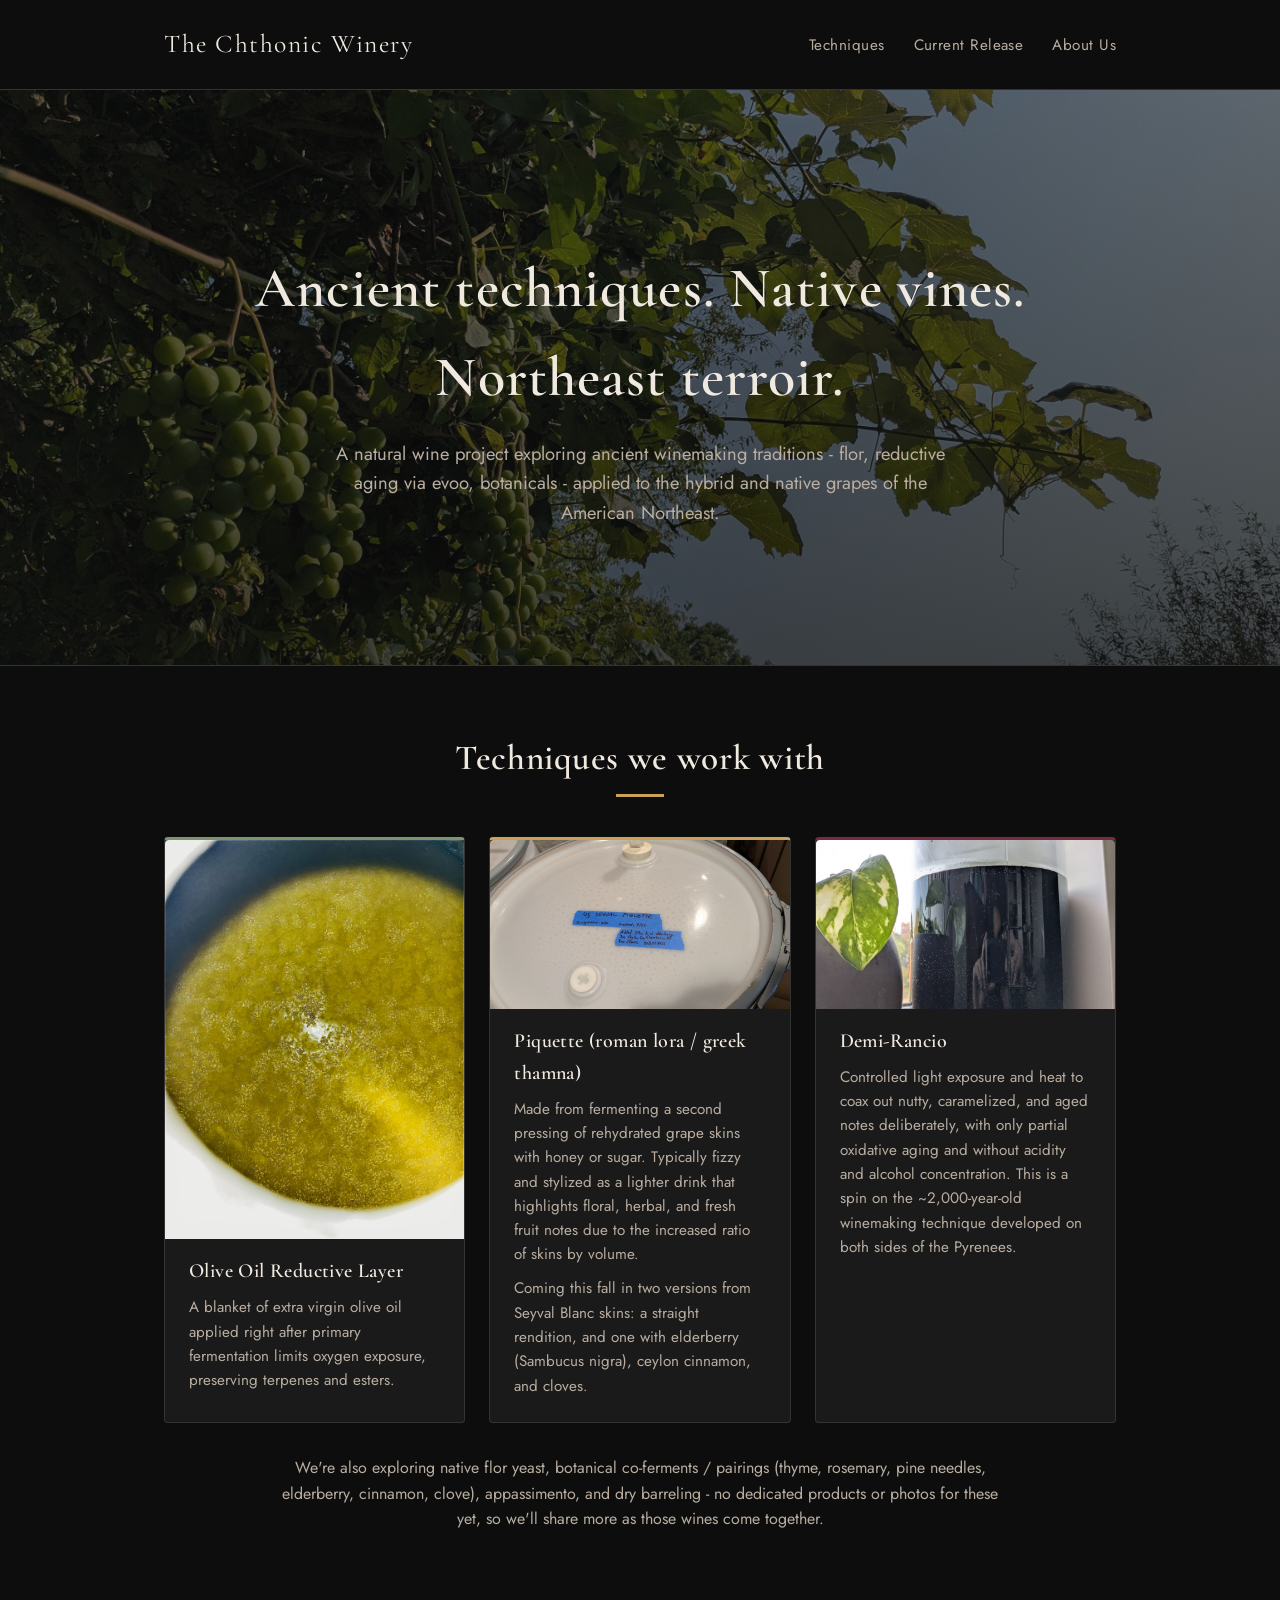
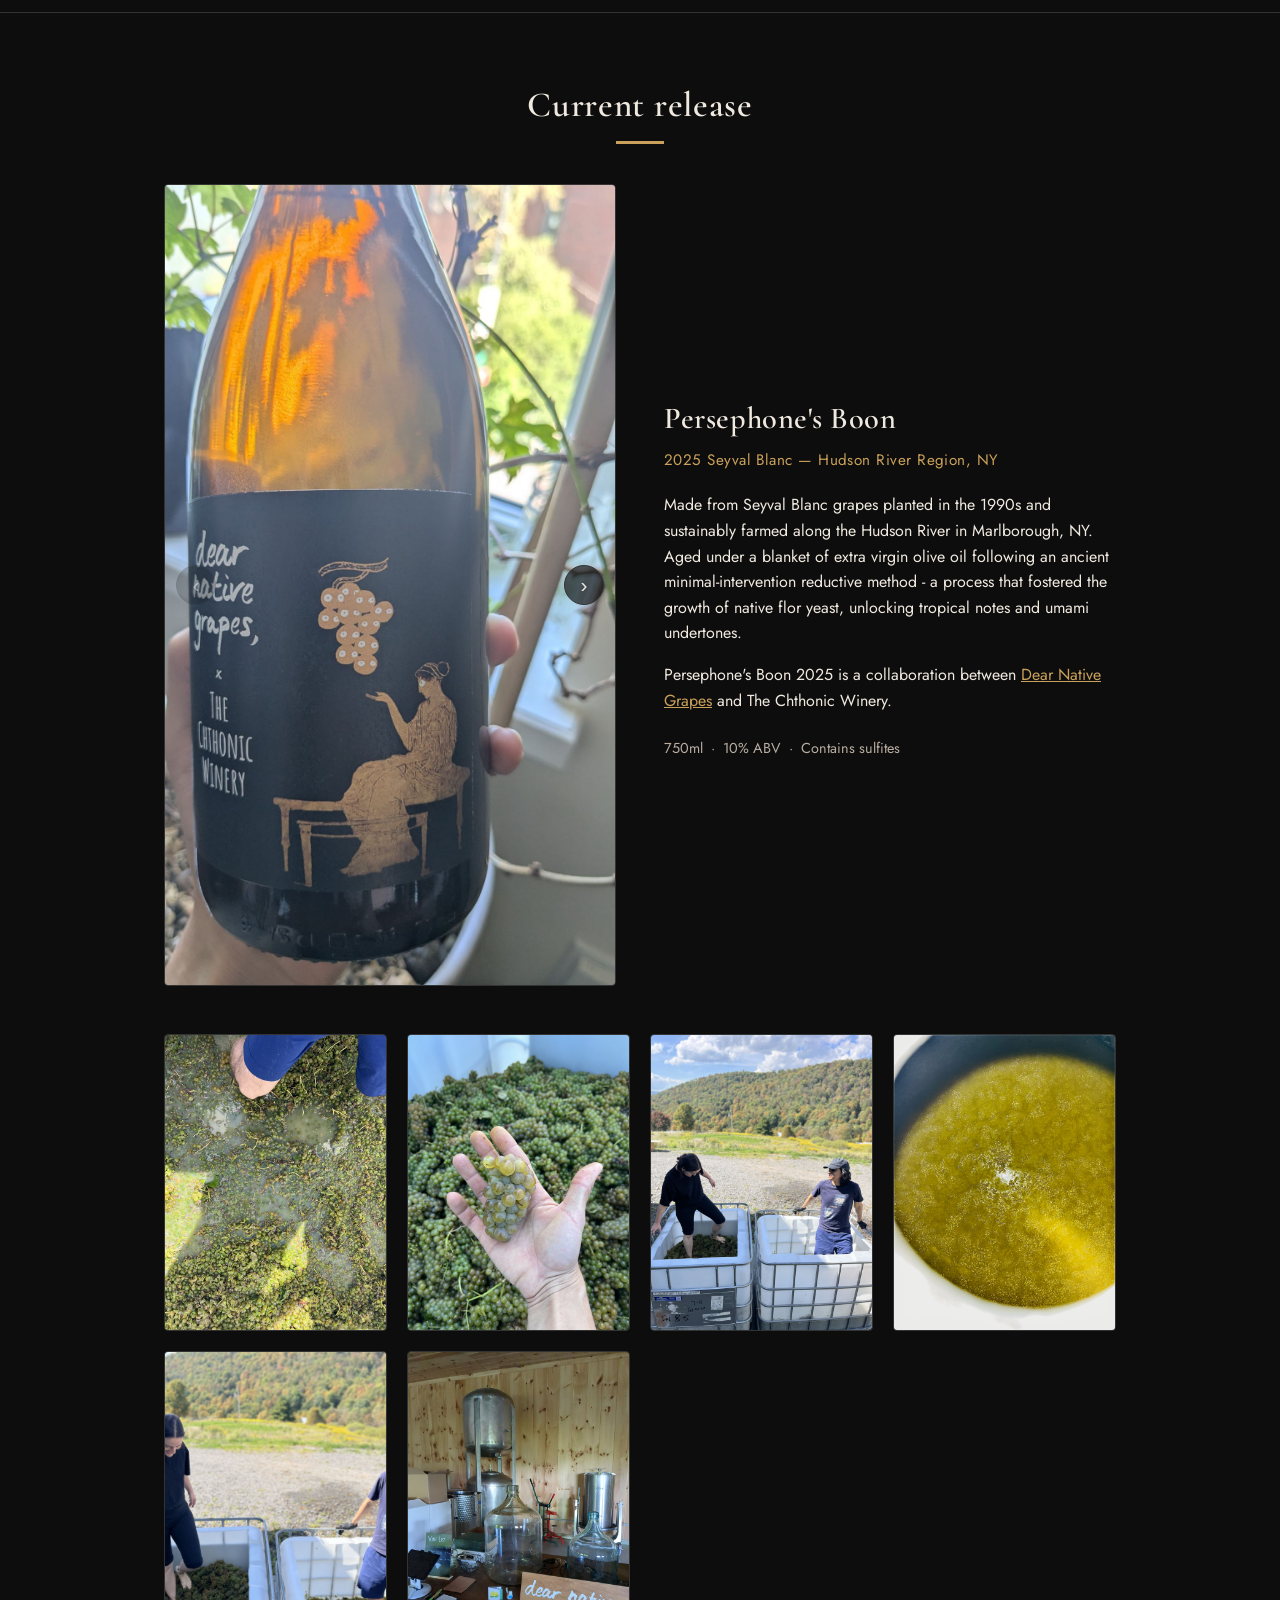
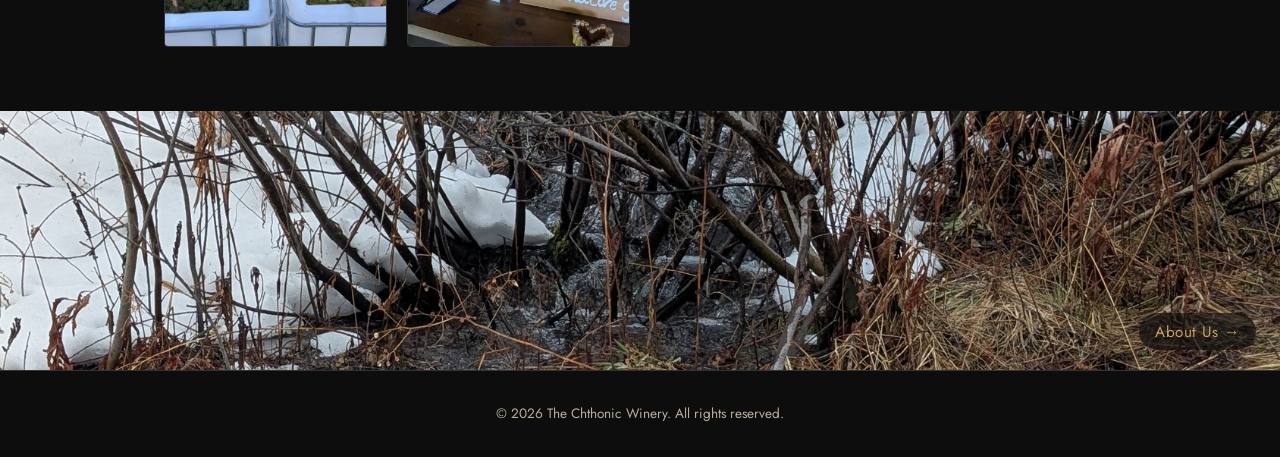
<file: index.html>
<!DOCTYPE html>
<html lang="en">
<head>
<meta charset="UTF-8">
<meta name="viewport" content="width=device-width, initial-scale=1.0">
<title>The Chthonic Winery</title>
<meta name="description" content="The Chthonic Winery - ancient winemaking techniques applied to native and hybrid grapes of the American Northeast.">
<link rel="preconnect" href="https://fonts.googleapis.com">
<link rel="preconnect" href="https://fonts.gstatic.com" crossorigin>
<link href="https://fonts.googleapis.com/css2?family=Cormorant+Garamond:wght@500;600;700&family=Jost:wght@400;500&display=swap" rel="stylesheet">
<link rel="stylesheet" href="style.css">
</head>
<body>

<header>
  <div class="container">
    <div class="brand">The Chthonic Winery</div>
    <nav>
      <a href="#techniques">Techniques</a>
      <a href="#current-release">Current Release</a>
      <!-- <a href="#testing">Testing</a> -->
      <a href="about.html">About Us</a>
    </nav>
  </div>
</header>

<section class="hero" style="background-image: url('images%20resized/site/2026%20Landtrust%20B-roll%20grapes%20on%20oak%20tree.jpg');">
  <div class="container">
    <h1>Ancient techniques. Native vines. Northeast terroir.</h1>
    <p>A natural wine project exploring ancient winemaking traditions - flor, reductive aging via evoo, botanicals - applied to the hybrid and native grapes of the American Northeast.</p>
  </div>
</section>

<section id="techniques">
  <div class="container">
    <div class="section-heading">
      <h2>Techniques we work with</h2>
      <div class="accent-rule"></div>
    </div>
    <div class="techniques-grid">
      <div class="technique-card">
        <div class="photo-frame">
          <img loading="lazy" decoding="async" src="images%20resized/method/2025%20evoo%20layer%20with%20flor%20yeast%20underneath.jpg" alt="The olive oil reductive layer, with native flor yeast underneath">
        </div>
        <h3>Olive Oil Reductive Layer</h3>
        <p>A blanket of extra virgin olive oil applied right after primary fermentation limits oxygen exposure, preserving terpenes and esters.</p>
      </div>
      <div class="technique-card">
        <div class="photo-frame">
          <img loading="lazy" decoding="async" src="images%20resized/method/2025%20piquette%20under%20fermentation.jpg" alt="Piquette under fermentation">
        </div>
        <h3>Piquette (roman lora / greek thamna)</h3>
        <p>Made from fermenting a second pressing of rehydrated grape skins with honey or sugar. Typically fizzy and stylized as a lighter drink that highlights floral, herbal, and fresh fruit notes due to the increased ratio of skins by volume.</p>
        <p>Coming this fall in two versions from Seyval Blanc skins: a straight rendition, and one with elderberry (Sambucus nigra), ceylon cinnamon, and cloves.</p>
      </div>
      <div class="technique-card">
        <div class="photo-frame">
          <img loading="lazy" decoding="async" src="images%20resized/method/2026%20demi-rancio%20light%20exposure%201.jpg" alt="Demi-rancio light exposure">
        </div>
        <h3>Demi-Rancio</h3>
        <p>Controlled light exposure and heat to coax out nutty, caramelized, and aged notes deliberately, with only partial oxidative aging and without acidity and alcohol concentration. This is a spin on the ~2,000-year-old winemaking technique developed on both sides of the Pyrenees.</p>
      </div>
    </div>
    <p class="techniques-note">We're also exploring native flor yeast, botanical co-ferments / pairings (thyme, rosemary, pine needles, elderberry, cinnamon, clove), appassimento, and dry barreling - no dedicated products or photos for these yet, so we'll share more as those wines come together.</p>
  </div>
</section>

<section id="current-release">
  <div class="container">
    <div class="section-heading">
      <h2>Current release</h2>
      <div class="accent-rule"></div>
    </div>
    <div class="release-grid">
      <div class="carousel" data-images='["images%20resized/current-release/PB25/PB25%20temp%20label%20for%20ABV%20-%20front%201.jpg","images%20resized/current-release/PB25/PB25%20temp%20label%20for%20ABV%20-%20back%201.jpg.jpg"]' data-alts='["Persephone&#39;s Boon bottle, front label","Persephone&#39;s Boon bottle, back label"]'>
        <div class="photo-frame">
          <img loading="lazy" decoding="async" src="images%20resized/current-release/PB25/PB25%20temp%20label%20for%20ABV%20-%20front%201.jpg" alt="Persephone's Boon bottle, front label">
        </div>
        <button type="button" class="carousel-arrow left" aria-label="Show previous image" disabled>&#8249;</button>
        <button type="button" class="carousel-arrow right" aria-label="Show next image">&#8250;</button>
      </div>
      <div class="release-details">
        <h3>Persephone's Boon</h3>
        <p class="release-meta">2025 Seyval Blanc &mdash; Hudson River Region, NY</p>
        <p>Made from Seyval Blanc grapes planted in the 1990s and sustainably farmed along the Hudson River in Marlborough, NY. Aged under a blanket of extra virgin olive oil following an ancient minimal-intervention reductive method - a process that fostered the growth of native flor yeast, unlocking tropical notes and umami undertones.</p>
        <p>Persephone's Boon 2025 is a collaboration between <a href="https://www.dearnativegrapes.com/" target="_blank" rel="noopener">Dear Native Grapes</a> and The Chthonic Winery.</p>
        <p class="release-specs">750ml &nbsp;&middot;&nbsp; 10% ABV &nbsp;&middot;&nbsp; Contains sulfites</p>
      </div>
    </div>
    <div class="gallery-grid" style="margin-top: 3rem;">
      <div class="photo-frame">
        <img loading="lazy" decoding="async" src="images%20resized/current-release/PB25/PB25%20pigeage%20must.jpeg" alt="Pigeage - foot-treading the Seyval Blanc must">
      </div>
      <div class="photo-frame">
        <img loading="lazy" decoding="async" src="images%20resized/current-release/PB25/PB25%20seyval%20blanc.jpeg" alt="A hand-picked cluster of Seyval Blanc grapes">
      </div>
      <div class="photo-frame">
        <img loading="lazy" decoding="async" src="images%20resized/current-release/PB25/PB25%20pigeage%20dennis%20leyana%201.jpeg" alt="Treading grapes together in the harvest totes">
      </div>
      <div class="photo-frame">
        <img loading="lazy" decoding="async" src="images%20resized/current-release/PB25/PB25%20evoo%20layer%20with%20flor%20yeast%20underneath.jpg" alt="The olive oil reductive layer, with native flor yeast underneath">
      </div>
      <div class="photo-frame">
        <img loading="lazy" decoding="async" src="images%20resized/current-release/PB25/PB25%20pigeage%20dennis%20leyana%202.jpeg" alt="Dennis and Leyana treading grapes together in the harvest totes">
      </div>
      <div class="photo-frame">
        <img loading="lazy" decoding="async" src="images%20resized/current-release/PB25/PB25%20dng%20setup%20stainless%20steel%20fermenter%20in%20the%20background.jpg" alt="The production setup, with fermenters in the background">
      </div>
    </div>
  </div>
</section>

<!-- Testing section disabled for now (experiment delayed); restore by deleting the
     surrounding template tags below so <section id="testing"> renders again. -->
<template id="testing-section-disabled">
<section id="testing">
  <div class="container">
    <details class="testing-details">
      <summary class="section-heading">
        <div class="collab-tag" style="border-color: var(--wine); color: var(--wine);">non-commercial &middot; test batch</div>
        <h2>Even Devils Fear What They Cannot Understand</h2>
        <div class="accent-rule"></div>
        <span class="testing-toggle-hint"></span>
      </summary>
      <div class="testing-body">
        <p style="max-width: 720px; margin: 0 auto 2.5rem; color: var(--text-muted); text-align: center;">
          A single varietal - Alicante Bouschet (Garnacha Tintorera) from Contra Costa County, California - carried through five different vinification paths side by side, to see how the same fruit responds to each. That includes our first attempt at the olive oil reductive layer on a red wine, a technique we've so far only run on whites. Not for sale - this batch is purely for comparison.
        </p>
        <div class="techniques-grid">
          <div class="technique-card">
            <h3>Demi-Rancio (Semi-Sweet)</h3>
            <p>Light-strike and heat aging, finished with residual sweetness.</p>
          </div>
          <div class="technique-card">
            <h3>Demi-Rancio (Dry)</h3>
            <p>The same light-strike and heat process, fermented fully dry.</p>
          </div>
          <div class="technique-card">
            <h3>Control (Reductive)</h3>
            <p>No oxidative intervention - a reductive baseline to compare the rest against.</p>
          </div>
          <div class="technique-card">
            <h3>Olive Oil Layer</h3>
            <p>Aged under a blanket of extra virgin olive oil - untested on a red wine until now.</p>
          </div>
          <div class="technique-card">
            <h3>Oxidative (Flor)</h3>
            <p>Aged oxidatively, likely developing a native flor layer of its own.</p>
          </div>
        </div>
        <div class="gallery-grid" style="margin-top: 3rem;">
          <div class="photo-frame">
            <img loading="lazy" decoding="async" src="images%20resized/upcoming-release/AB25/AB25%20grape%20must.jpg" alt="Alicante Bouschet grape must">
          </div>
          <div class="photo-frame">
            <img loading="lazy" decoding="async" src="images%20resized/upcoming-release/AB25/AB25%20on%20the%20press%201.jpeg" alt="Pressing the Alicante Bouschet must">
          </div>
          <div class="photo-frame">
            <img loading="lazy" decoding="async" class="zoom-out" src="images%20resized/upcoming-release/AB25/AB25%20demi-rancio%20light%20exposure%201.jpg" alt="Demi-rancio wine undergoing light exposure">
          </div>
          <div class="photo-frame">
            <img loading="lazy" decoding="async" src="images%20resized/upcoming-release/AB25/AB25%20on%20the%20press%203.jpg" alt="Basket press in action">
          </div>
        </div>
      </div>
    </details>
  </div>
</section>
</template>

<a href="about.html" class="banner-strip" style="background-image: url('images%20resized/site/2025%20DNG%20winter%20outside%201.jpg');" aria-label="Go to About Us">
  <span class="banner-strip-label">About Us &rarr;</span>
</a>

<footer>
  <div class="container">
    &copy; 2026 The Chthonic Winery. All rights reserved.
  </div>
</footer>

<script src="script.js"></script>
</body>
</html>
</file>
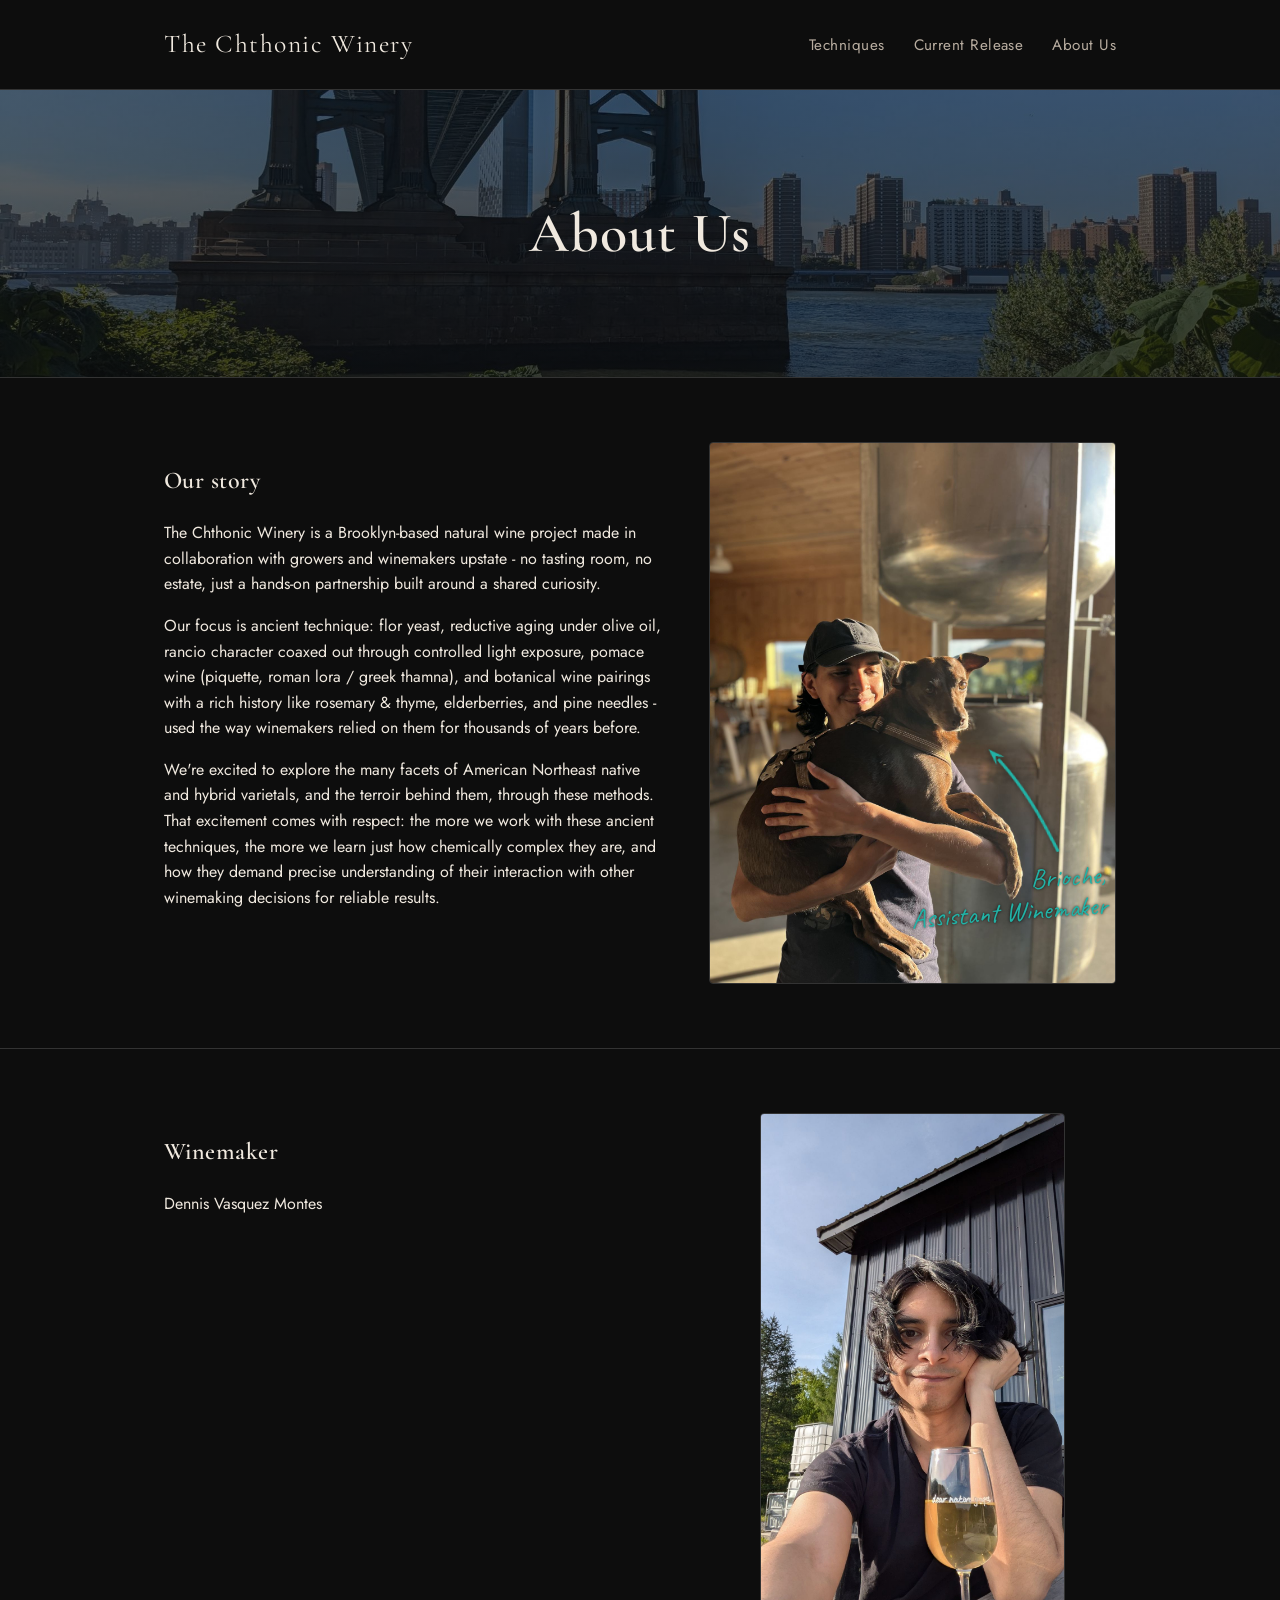
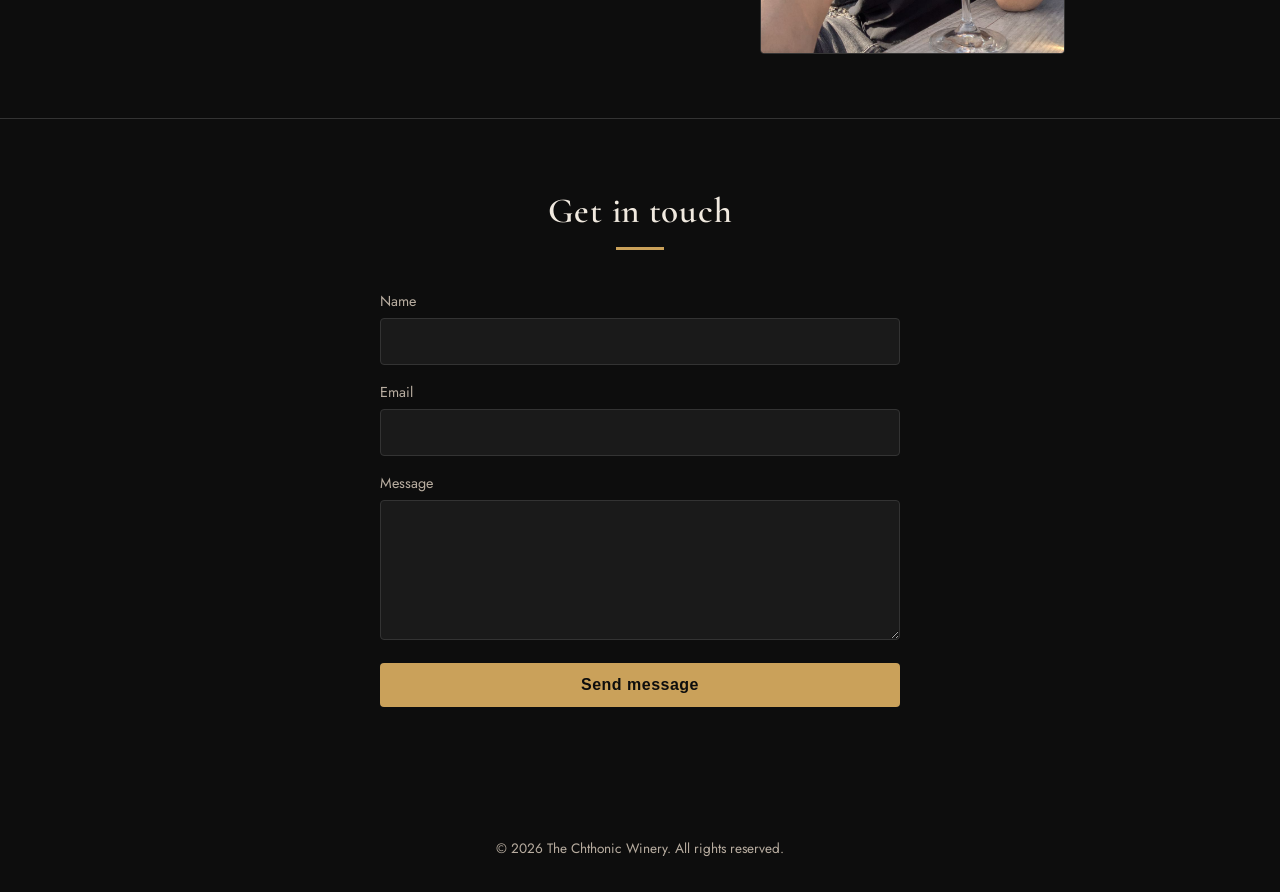
<file: about.html>
<!DOCTYPE html>
<html lang="en">
<head>
<meta charset="UTF-8">
<meta name="viewport" content="width=device-width, initial-scale=1.0">
<title>About Us - The Chthonic Winery</title>
<meta name="description" content="The story behind The Chthonic Winery, and how to get in touch.">
<link rel="preconnect" href="https://fonts.googleapis.com">
<link rel="preconnect" href="https://fonts.gstatic.com" crossorigin>
<link href="https://fonts.googleapis.com/css2?family=Caveat:wght@600;700&family=Cormorant+Garamond:wght@500;600;700&family=Jost:wght@400;500&display=swap" rel="stylesheet">
<link rel="stylesheet" href="style.css">
</head>
<body>

<header>
  <div class="container">
    <div class="brand"><a href="index.html" style="color: inherit; text-decoration: none;">The Chthonic Winery</a></div>
    <nav>
      <a href="index.html#techniques">Techniques</a>
      <a href="index.html#current-release">Current Release</a>
      <!-- <a href="index.html#testing">Testing</a> -->
      <a href="about.html">About Us</a>
    </nav>
  </div>
</header>

<section class="hero hero-short" style="background-image: url('images%20resized/site/2022%20Brooklyn%20B-roll%20below%20Brooklyn%20Bridge.jpg');">
  <div class="container">
    <h1>About Us</h1>
  </div>
</section>

<section id="about">
  <div class="container about-grid">
    <div>
      <h2>Our story</h2>
      <p>The Chthonic Winery is a Brooklyn-based natural wine project made in collaboration with growers and winemakers upstate - no tasting room, no estate, just a hands-on partnership built around a shared curiosity.</p>
      <p>Our focus is ancient technique: flor yeast, reductive aging under olive oil, rancio character coaxed out through controlled light exposure, pomace wine (piquette, roman lora / greek thamna), and botanical wine pairings with a rich history like rosemary &amp; thyme, elderberries, and pine needles - used the way winemakers relied on them for thousands of years before.</p>
      <p>We're excited to explore the many facets of American Northeast native and hybrid varietals, and the terroir behind them, through these methods. That excitement comes with respect: the more we work with these ancient techniques, the more we learn just how chemically complex they are, and how they demand precise understanding of their interaction with other winemaking decisions for reliable results.</p>
    </div>
    <div class="photo-frame about-photo annotated-photo">
      <img loading="lazy" decoding="async" src="images%20resized/people/2026%20Dennis%20and%20Brioche%20in%20DNG%20PB25.jpeg" alt="The winemaker with their dog, Brioche">
      <img class="chalk-arrow" src="images%20resized/brand/chalk-arrow-turquoise.png" alt="" aria-hidden="true">
      <span class="chalk-label">Brioche,<br>Assistant Winemaker</span>
    </div>
  </div>
</section>

<section id="winemaker">
  <div class="container about-grid">
    <div>
      <h2>Winemaker</h2>
      <p>Dennis Vasquez Montes</p>
    </div>
    <div class="photo-frame about-photo">
      <img loading="lazy" decoding="async" src="images%20resized/people/2026%20Dennis%20outside%20DNG%20PB25.jpg" alt="Dennis outside at Dear Native Grapes">
    </div>
  </div>
</section>

<section id="contact">
  <div class="container">
    <div class="section-heading">
      <h2>Get in touch</h2>
      <div class="accent-rule"></div>
    </div>
    <form class="contact-form" id="contact-form">
      <input type="hidden" name="access_key" value="7dc49768-0926-410d-b529-41d3d9f71d32">
      <input type="hidden" name="subject" value="New message from thechthonicwinery.com">
      <input type="checkbox" name="botcheck" style="display:none" tabindex="-1" autocomplete="off">

      <div>
        <label for="name">Name</label>
        <input type="text" id="name" name="name" required>
      </div>
      <div>
        <label for="email">Email</label>
        <input type="email" id="email" name="email" required>
      </div>
      <div>
        <label for="message">Message</label>
        <textarea id="message" name="message" rows="5" required></textarea>
      </div>
      <button type="submit">Send message</button>
      <div class="form-status" id="form-status"></div>
    </form>
  </div>
</section>

<footer>
  <div class="container">
    &copy; 2026 The Chthonic Winery. All rights reserved.
  </div>
</footer>

<script src="script.js"></script>
</body>
</html>
</file>
<file: style.css>
:root {
  --bg: #0d0d0d;
  --bg-panel: #1a1a1a;
  --border: #333333;
  --text: #f0e9df;
  --text-muted: #b8ada0;
  --amber: #caa15a;
  --sage: #7c9470;
  --wine: #7a2a3e;
}

* {
  box-sizing: border-box;
}

html {
  scroll-behavior: smooth;
}

body {
  margin: 0;
  background: var(--bg);
  color: var(--text);
  font-family: 'Jost', 'Segoe UI', sans-serif;
  line-height: 1.6;
}

h1, h2, h3 {
  font-family: 'Cormorant Garamond', Georgia, serif;
  font-weight: 600;
  letter-spacing: 0.02em;
}

a {
  color: var(--amber);
}

.container {
  max-width: 1000px;
  margin: 0 auto;
  padding: 0 1.5rem;
}

/* Header */
header {
  padding: 1.5rem 0;
  border-bottom: 1px solid var(--border);
}

header .container {
  display: flex;
  justify-content: space-between;
  align-items: center;
  flex-wrap: wrap;
  gap: 1rem;
}

.brand {
  font-family: 'Cormorant Garamond', Georgia, serif;
  font-size: 1.6rem;
  letter-spacing: 0.06em;
}

nav a {
  color: var(--text-muted);
  text-decoration: none;
  margin-left: 1.5rem;
  font-size: 0.95rem;
  letter-spacing: 0.03em;
}

nav a:hover {
  color: var(--amber);
}

/* Hero */
.hero {
  position: relative;
  display: flex;
  align-items: center;
  justify-content: center;
  min-height: 64vh;
  padding: 5rem 0 4rem;
  text-align: center;
  border-bottom: 1px solid var(--border);
  background-size: cover;
  background-position: center;
}

.hero.hero-short {
  min-height: 32vh;
}

.hero::before {
  content: "";
  position: absolute;
  inset: 0;
  background: linear-gradient(180deg, rgba(13, 13, 13, 0.6), rgba(13, 13, 13, 0.75));
}

.hero .container {
  position: relative;
  z-index: 1;
}

.hero h1 {
  font-size: clamp(2.2rem, 5vw, 3.5rem);
  margin: 0 0 1rem;
}

.hero p {
  color: var(--text-muted);
  max-width: 640px;
  margin: 0 auto;
  font-size: 1.15rem;
}

/* Decorative banner strip */
.banner-strip {
  position: relative;
  display: block;
  height: 260px;
  background-size: cover;
  background-position: center;
  border-bottom: 1px solid var(--border);
  transition: opacity 0.2s ease;
}

.banner-strip:hover {
  opacity: 0.85;
}

.banner-strip-label {
  position: absolute;
  right: 1.5rem;
  bottom: 1.25rem;
  background: rgba(13, 13, 13, 0.65);
  color: var(--amber);
  padding: 0.4rem 1rem;
  border-radius: 999px;
  font-size: 0.95rem;
  letter-spacing: 0.03em;
}

/* Sections */
section {
  padding: 4rem 0;
  border-bottom: 1px solid var(--border);
}

section:last-of-type {
  border-bottom: none;
}

.section-heading {
  text-align: center;
  margin-bottom: 2.5rem;
}

.section-heading h2 {
  font-size: 2.2rem;
  margin: 0 0 0.5rem;
}

.accent-rule {
  width: 48px;
  height: 3px;
  margin: 0 auto;
  background: var(--amber);
}

/* Collapsible sections */
.testing-details summary {
  cursor: pointer;
  list-style: none;
}

.testing-details summary::-webkit-details-marker {
  display: none;
}

.testing-details summary::marker {
  content: "";
}

.testing-toggle-hint {
  display: block;
  margin-top: 0.75rem;
  font-size: 0.85rem;
  color: var(--text-muted);
  letter-spacing: 0.03em;
}

.testing-toggle-hint::after {
  content: "Click to expand \25be";
}

.testing-details[open] .testing-toggle-hint::after {
  content: "Click to collapse \25b4";
}

/* About */
.about-grid {
  display: grid;
  grid-template-columns: 1.1fr 0.9fr;
  gap: 3rem;
  align-items: start;
}

.about-grid p {
  margin-top: 0;
}

/* Chalk arrow annotation */
.annotated-photo {
  position: relative;
}

.photo-frame img.chalk-arrow {
  position: absolute;
  left: 70%;
  top: 55%;
  width: 60px;
  height: auto;
  object-fit: contain;
  display: block;
  pointer-events: none;
  filter: drop-shadow(0 0 3px rgba(0, 0, 0, 0.55));
  rotate: -10deg;
}

.chalk-label {
  position: absolute;
  right: 2%;
  bottom: 10%;
  color: #22b2a6;
  font-family: 'Caveat', cursive;
  font-size: 1.7rem;
  line-height: 1.15;
  text-align: right;
  text-shadow: 0px 0px 3px rgba(0, 0, 0, 0.85);
  transform: rotate(-4deg);
  pointer-events: none;
}

.collab-tag {
  display: inline-block;
  border: 1px solid var(--amber);
  color: var(--amber);
  padding: 0.3rem 0.8rem;
  border-radius: 999px;
  font-size: 0.85rem;
  letter-spacing: 0.05em;
  margin-bottom: 1.5rem;
}

/* Techniques */
.techniques-grid {
  display: grid;
  grid-template-columns: repeat(auto-fit, minmax(230px, 1fr));
  gap: 1.5rem;
}

.technique-card {
  background: var(--bg-panel);
  border: 1px solid var(--border);
  border-top: 3px solid var(--sage);
  padding: 1.5rem;
  border-radius: 4px;
}

.technique-card:nth-child(3n+2) {
  border-top-color: var(--amber);
}

.technique-card:nth-child(3n) {
  border-top-color: var(--wine);
}

.technique-card .photo-frame {
  min-height: 160px;
  margin: -1.5rem -1.5rem 1rem;
  border: none;
  border-radius: 4px 4px 0 0;
}

.technique-card h3 {
  margin: 0 0 0.5rem;
  font-size: 1.25rem;
}

.technique-card p {
  color: var(--text-muted);
  margin: 0;
  font-size: 0.95rem;
}

.technique-card p + p {
  margin-top: 0.6rem;
}

/* Photos */
.photo-frame {
  border: 1px solid var(--border);
  border-radius: 4px;
  overflow: hidden;
  background: var(--bg-panel);
}

.photo-frame img.zoom-out {
  object-fit: contain;
}

.photo-frame img {
  width: 100%;
  height: 100%;
  object-fit: cover;
  display: block;
}

.photo-frame.about-photo,
.release-grid .photo-frame {
  min-height: 320px;
}

#winemaker .photo-frame.about-photo {
  width: 75%;
  min-height: 240px;
  margin: 0 auto;
}

/* Image carousel */
.carousel {
  position: relative;
}

.carousel .photo-frame img {
  transition: opacity 0.25s ease;
}

.carousel-arrow {
  position: absolute;
  top: 50%;
  transform: translateY(-50%);
  width: 40px;
  height: 40px;
  border-radius: 50%;
  border: 1px solid var(--border);
  background: rgba(13, 13, 13, 0.65);
  color: var(--text);
  font-size: 1.3rem;
  line-height: 1;
  display: flex;
  align-items: center;
  justify-content: center;
  cursor: pointer;
  z-index: 1;
}

.carousel-arrow.left {
  left: 0.75rem;
}

.carousel-arrow.right {
  right: 0.75rem;
}

.carousel-arrow:hover:not(:disabled) {
  background: var(--amber);
  color: var(--bg);
  border-color: var(--amber);
}

.carousel-arrow:disabled {
  opacity: 0.3;
  cursor: default;
}

.gallery-grid .photo-frame {
  min-height: 200px;
}

.techniques-note {
  margin-top: 2rem;
  color: var(--text-muted);
  max-width: 720px;
  margin-left: auto;
  margin-right: auto;
  text-align: center;
}

/* Image placeholders */
.img-placeholder {
  border: 2px dashed var(--border);
  color: var(--text-muted);
  display: flex;
  align-items: center;
  justify-content: center;
  min-height: 220px;
  border-radius: 4px;
  font-size: 0.95rem;
  letter-spacing: 0.08em;
  text-transform: uppercase;
  background: var(--bg-panel);
}

/* Current release */
.release-grid {
  display: grid;
  grid-template-columns: 1fr 1fr;
  gap: 3rem;
  align-items: center;
}

.release-grid .img-placeholder {
  min-height: 320px;
}

.release-details h3 {
  font-size: 1.9rem;
  margin: 0 0 0.25rem;
}

.release-meta {
  color: var(--amber);
  font-size: 0.95rem;
  margin: 0 0 1.25rem;
  letter-spacing: 0.03em;
}

.release-specs {
  margin-top: 1.5rem;
  color: var(--text-muted);
  font-size: 0.9rem;
}

/* Gallery */
.gallery-grid {
  display: grid;
  grid-template-columns: repeat(auto-fit, minmax(200px, 1fr));
  gap: 1.25rem;
}

.gallery-grid .img-placeholder {
  min-height: 180px;
}

/* Contact */
.contact-form {
  max-width: 520px;
  margin: 0 auto;
  display: flex;
  flex-direction: column;
  gap: 1rem;
}

.contact-form label {
  font-size: 0.9rem;
  color: var(--text-muted);
  margin-bottom: 0.3rem;
  display: block;
}

.contact-form input,
.contact-form textarea {
  width: 100%;
  padding: 0.7rem 0.9rem;
  background: var(--bg-panel);
  border: 1px solid var(--border);
  color: var(--text);
  border-radius: 4px;
  font-family: inherit;
  font-size: 1rem;
}

.contact-form input:focus,
.contact-form textarea:focus {
  outline: none;
  border-color: var(--amber);
}

.contact-form button {
  background: var(--amber);
  color: var(--bg);
  border: none;
  padding: 0.8rem 1.5rem;
  font-size: 1rem;
  font-weight: 600;
  border-radius: 4px;
  cursor: pointer;
  letter-spacing: 0.03em;
}

.contact-form button:hover {
  opacity: 0.9;
}

.form-status {
  min-height: 1.2rem;
  font-size: 0.9rem;
}

.form-status.success {
  color: var(--sage);
}

.form-status.error {
  color: var(--wine);
}

/* Footer */
footer {
  padding: 2rem 0;
  text-align: center;
  color: var(--text-muted);
  font-size: 0.85rem;
}

@media (max-width: 720px) {
  .about-grid,
  .release-grid {
    grid-template-columns: 1fr;
  }
}
</file>
